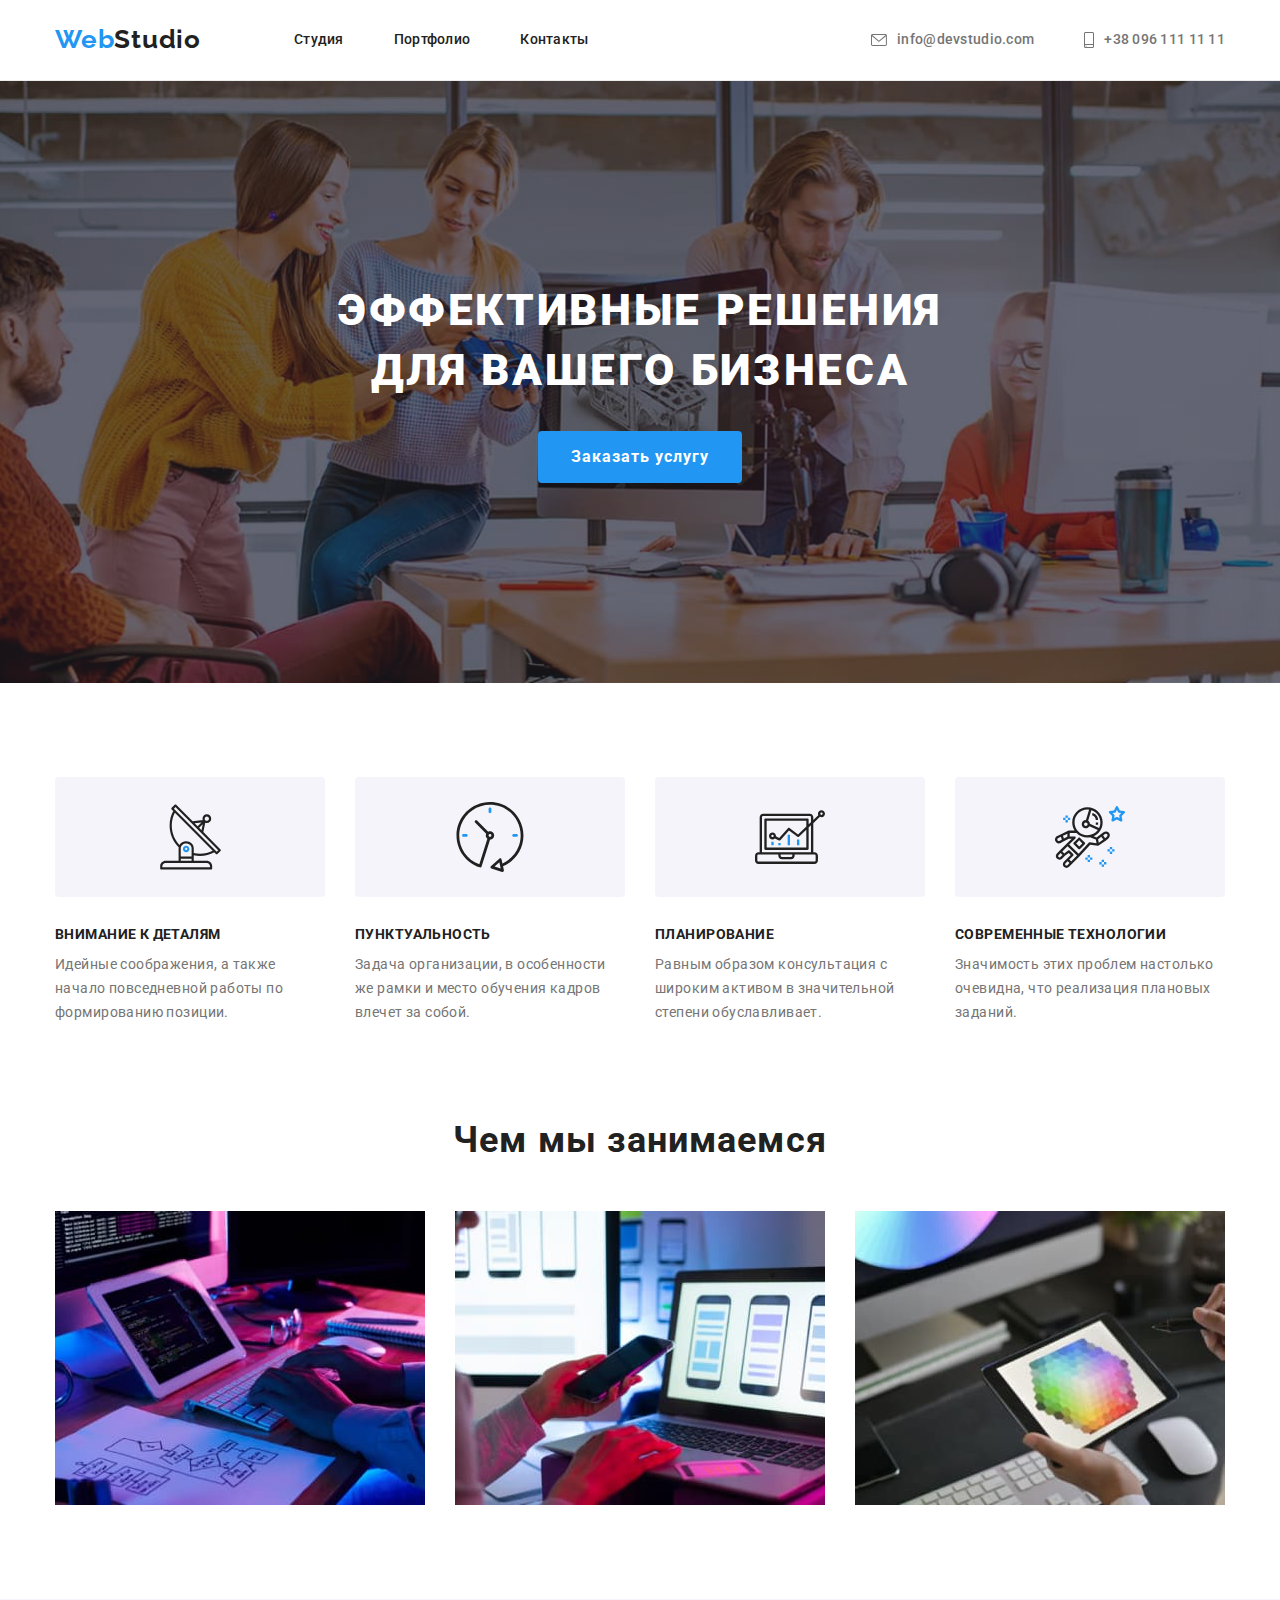
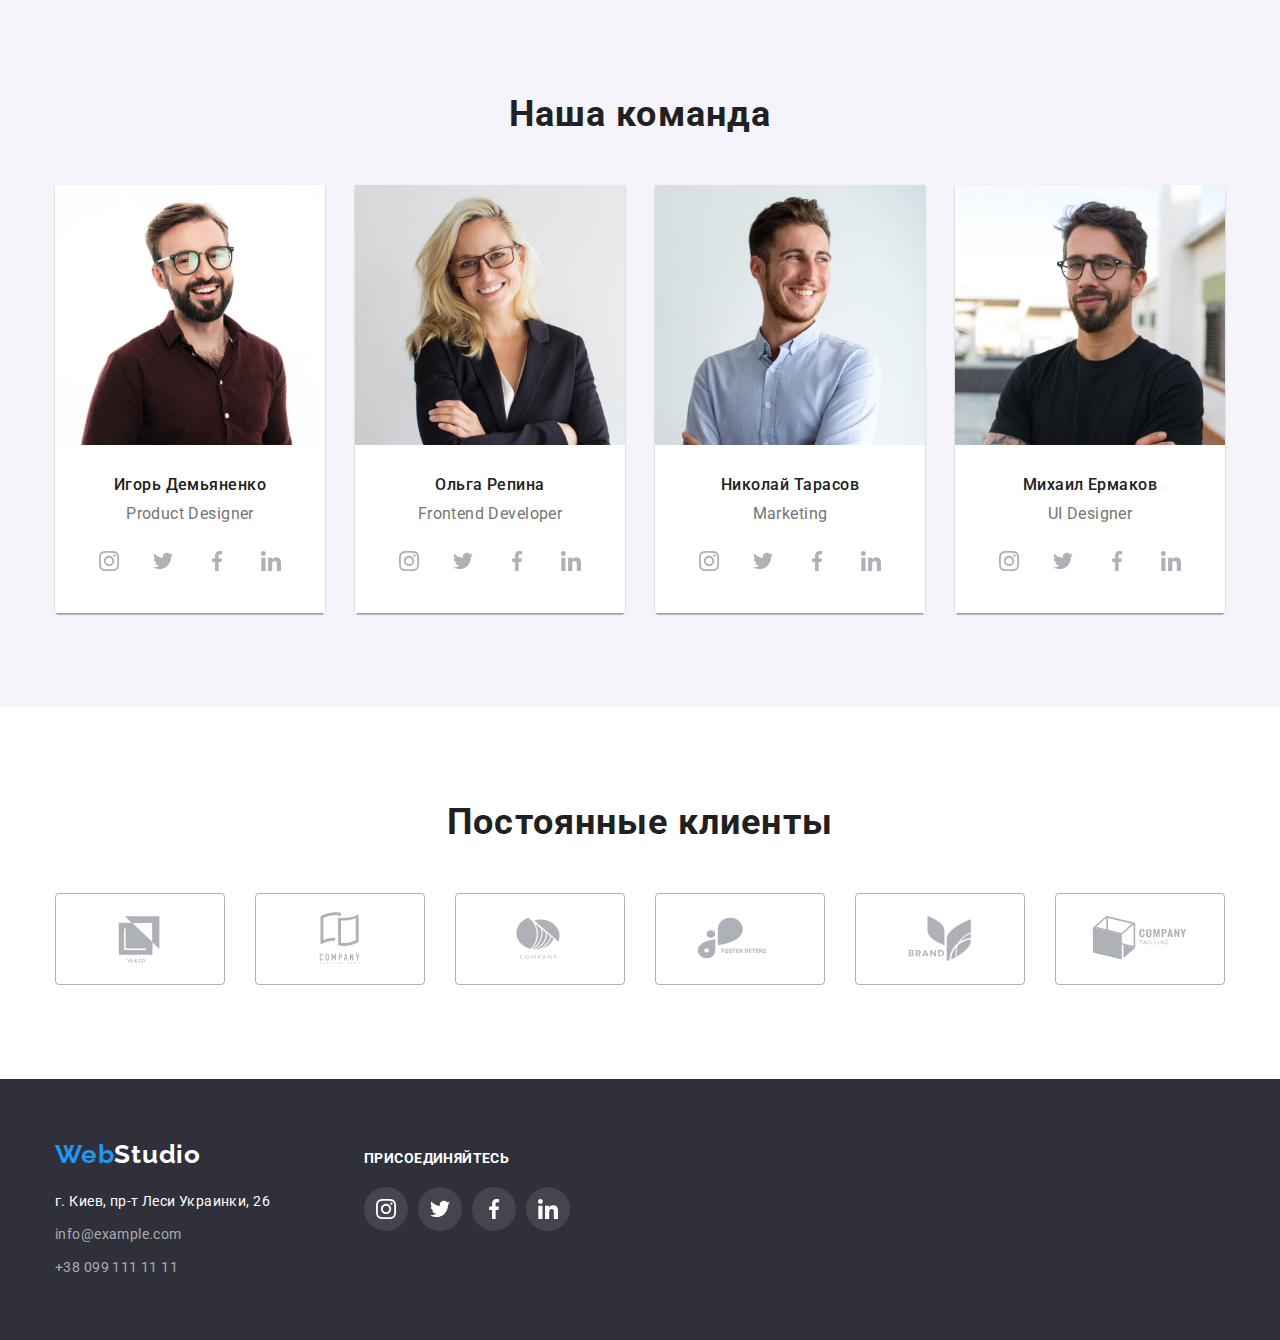
<file: index.html>
<!DOCTYPE html>
<html lang="ru">
  <head>
    <meta charset="UTF-8" />
    <meta http-equiv="X-UA-Compatible" content="IE=edge" />
    <meta name="viewport" content="width=device-width, initial-scale=1.0" />
    <title>Document</title>
    <link
      href="https://fonts.googleapis.com/css2?family=Raleway:wght@700&family=Roboto:wght@400;500;700;900&display=swap"
      rel="stylesheet"
    />
    <link
      rel="stylesheet"
      href="https://cdnjs.cloudflare.com/ajax/libs/modern-normalize/1.1.0/modern-normalize.min.css"
    />
    <link rel="stylesheet" href="./css/styles.css" />
  </head>

  <body>
    <header class="page-head">
      <div class="container head-container">
        <nav class="head-navigation">
          <a href="#" class="logo">Web<span>Studio</span></a>
          <ul class="list site-nav">
            <li class="item"><a href="#" class="link">Студия</a></li>
            <li class="item">
              <a href="./portfolio.html" target="_self" class="link">Портфолио</a>
            </li>
            <li class="item"><a href="" class="link">Контакты</a></li>
          </ul>
        </nav>
        <ul class="list address-nav">
          <li class="item">
            <a href="mailto:info@devstudio.com" class="link">
              <svg class="link-ic-envelope" width="16px" height="12px">
                <use href="./images/symbol-defs.svg#icon-envelope"></use>
              </svg>
              info@devstudio.com</a
            >
          </li>
          <li class="item">
            <a href="tel:+380961111111" class="link">
              <svg class="link-ic-smartphone" width="10px" height="16px">
                <use href="./images/symbol-defs.svg#icon-smartphone"></use>
              </svg>
              +38 096 111 11 11</a
            >
          </li>
        </ul>
      </div>
    </header>
    <section class="hero">
      <div class="container">
        <h1 class="main-heading">Эффективные решения<br />для вашего бизнеса</h1>
        <button type="button" class="button hero-button">Заказать услугу</button>
      </div>
    </section>
    <!--Our advantages-->
    <section class="advantages">
      <!--the header should be hidden-->
      <div class="container">
        <h2 class="visually-hidden heading" aria-hidden="true" tabindex="-1">Наши преимущества</h2>
        <ul class="list advantages-list">
          <li class="item advantages-details">
            <div class="icon-advantages-container">
              <svg class="icon-advantages" width="65px" height="70px">
                <use href="./images/symbol-defs.svg#icon-antenna"></use>
              </svg>
            </div>
            <h3 class="heading">Внимание к деталям</h3>
            <p class="advantages-text">
              Идейные соображения, а также начало повседневной работы по формированию позиции.
            </p>
          </li>
          <li class="item advantages-punctuality">
            <div class="icon-advantages-container">
              <svg class="icon-advantages" width="70px" height="70px">
                <use href="./images/symbol-defs.svg#icon-clock"></use>
              </svg>
            </div>
            <h3 class="heading">Пунктуальность</h3>
            <p class="advantages-text">
              Задача организации, в особенности же рамки и место обучения кадров влечет за собой.
            </p>
          </li>
          <li class="item advantages-planing">
            <div class="icon-advantages-container">
              <svg class="icon-advantages" width="70px" height="70px">
                <use href="./images/symbol-defs.svg#icon-diagram"></use>
              </svg>
            </div>
            <h3 class="heading">Планирование</h3>
            <p class="advantages-text">
              Равным образом консультация с широким активом в значительной степени обуславливает.
            </p>
          </li>
          <li class="item advantages-technology">
            <div class="icon-advantages-container">
              <svg class="icon-advantages" width="70px" height="70px">
                <use href="./images/symbol-defs.svg#icon-astronaut"></use>
              </svg>
            </div>
            <h3 class="heading">Современные технологии</h3>
            <p class="advantages-text">
              Значимость этих проблем настолько очевидна, что реализация плановых заданий.
            </p>
          </li>
        </ul>
      </div>
    </section>
    <section class="our-doing">
      <div class="container">
        <h2 class="heading">Чем мы занимаемся</h2>
        <ul class="list doing-list">
          <li class="item">
            <a href="" class="link doing-img"
              ><img
                class="no-gap"
                src="./images/hands-on-the-keyboard.jpg"
                alt="Руки на клавиатуре"
                width="370"
            /></a>
          </li>
          <li class="item">
            <a href="" class="link doing-img"
              ><img
                class="no-gap"
                src="./images/phone-in-the-hand.jpg"
                alt="В руке телефон"
                width="370"
            /></a>
          </li>
          <li class="item">
            <a href="" class="link doing-img"
              ><img
                class="no-gap"
                src="./images/tablet-in-the-hand.jpg"
                alt="В руке планшет"
                width="370"
            /></a>
          </li>
        </ul>
      </div>
    </section>
    <section class="our-team">
      <div class="container team-container">
        <h2 class="heading">Наша команда</h2>
        <ul class="list team-list">
          <li class="member-item">
            <img class="no-gap member-photo" src="./images/ihor.jpg" alt="Фото Игоря" width="270" />
            <div class="wrapper">
              <h3 class="heading member">Игорь Демьяненко</h3>
              <p class="position">Product Designer</p>
              <div class="social-wrapper">
                <a href="" class="link link-social">
                  <svg class="linc-ic-social" width="20px" height="20px">
                    <use href="./images/symbol-defs.svg#icon-instagram"></use>
                  </svg> </a
                ><a href="" class="link link-social">
                  <svg class="linc-ic-social" width="20px" height="20px">
                    <use href="./images/symbol-defs.svg#icon-twitter"></use>
                  </svg> </a
                ><a href="" class="link link-social">
                  <svg class="linc-ic-social" width="20px" height="20px">
                    <use href="./images/symbol-defs.svg#icon-facebook"></use>
                  </svg> </a
                ><a href="" class="link link-social">
                  <svg class="linc-ic-social" width="20px" height="20px">
                    <use href="./images/symbol-defs.svg#icon-linkedin"></use>
                  </svg>
                </a>
              </div>
            </div>
          </li>
          <li class="member-item">
            <img class="no-gap member-photo" src="./images/olha.jpg" alt="Фото Ольги" width="270" />
            <div class="wrapper">
              <h3 class="heading member">Ольга Репина</h3>
              <p class="position">Frontend Developer</p>
              <div class="social-wrapper">
                <a href="" class="link link-social">
                  <svg class="linc-ic-social" width="20px" height="20px">
                    <use href="./images/symbol-defs.svg#icon-instagram"></use>
                  </svg> </a
                ><a href="" class="link link-social">
                  <svg class="linc-ic-social" width="20px" height="20px">
                    <use href="./images/symbol-defs.svg#icon-twitter"></use>
                  </svg> </a
                ><a href="" class="link link-social">
                  <svg class="linc-ic-social" width="20px" height="20px">
                    <use href="./images/symbol-defs.svg#icon-facebook"></use>
                  </svg> </a
                ><a href="" class="link link-social">
                  <svg class="linc-ic-social" width="20px" height="20px">
                    <use href="./images/symbol-defs.svg#icon-linkedin"></use>
                  </svg>
                </a>
              </div>
            </div>
          </li>
          <li class="member-item">
            <img
              class="no-gap member-photo"
              src="./images/nikolay.jpg"
              alt="Фото Николая"
              width="270"
            />
            <div class="wrapper">
              <h3 class="heading member">Николай Тарасов</h3>
              <p class="position">Marketing</p>
              <div class="social-wrapper">
                <a href="" class="link link-social">
                  <svg class="linc-ic-social" width="20px" height="20px">
                    <use href="./images/symbol-defs.svg#icon-instagram"></use>
                  </svg> </a
                ><a href="" class="link link-social">
                  <svg class="linc-ic-social" width="20px" height="20px">
                    <use href="./images/symbol-defs.svg#icon-twitter"></use>
                  </svg> </a
                ><a href="" class="link link-social">
                  <svg class="linc-ic-social" width="20px" height="20px">
                    <use href="./images/symbol-defs.svg#icon-facebook"></use>
                  </svg> </a
                ><a href="" class="link link-social">
                  <svg class="linc-ic-social" width="20px" height="20px">
                    <use href="./images/symbol-defs.svg#icon-linkedin"></use>
                  </svg>
                </a>
              </div>
            </div>
          </li>
          <li class="member-item">
            <img
              class="no-gap member-photo"
              src="./images/myhail.jpg"
              alt="Фото Михаила"
              width="270"
            />
            <div class="wrapper">
              <h3 class="heading member">Михаил Ермаков</h3>
              <p class="position">UI Designer</p>
              <div class="social-wrapper">
                <a href="" class="link link-social">
                  <svg class="linc-ic-social" width="20px" height="20px">
                    <use href="./images/symbol-defs.svg#icon-instagram"></use>
                  </svg> </a
                ><a href="" class="link link-social">
                  <svg class="linc-ic-social" width="20px" height="20px">
                    <use href="./images/symbol-defs.svg#icon-twitter"></use>
                  </svg> </a
                ><a href="" class="link link-social">
                  <svg class="linc-ic-social" width="20px" height="20px">
                    <use href="./images/symbol-defs.svg#icon-facebook"></use>
                  </svg> </a
                ><a href="" class="link link-social">
                  <svg class="linc-ic-social" width="20px" height="20px">
                    <use href="./images/symbol-defs.svg#icon-linkedin"></use>
                  </svg>
                </a>
              </div>
            </div>
          </li>
        </ul>
      </div>
    </section>
    <section class="clients">
      <div class="container clients-container">
        <h2 class="heading">Постоянные клиенты</h2>
        <ul class="list clients-list">
          <li class="client-item">
            <a href="" class="link link-client">
              <svg class="link-ic-clients" width="106px" height="60px">
                <use href="./images/symbol-defs.svg#icon-logo-yaco"></use>
              </svg>
            </a>
          </li>
          <li class="client-item">
            <a href="" class="link link-client">
              <svg class="link-ic-clients" width="106px" height="60px">
                <use href="./images/symbol-defs.svg#icon-logo-taglinehere"></use>
              </svg>
            </a>
          </li>
          <li class="client-item">
            <a href="" class="link link-client">
              <svg class="link-ic-clients" width="106px" height="60px">
                <use href="./images/symbol-defs.svg#icon-logo-shell"></use>
              </svg>
            </a>
          </li>
          <li class="client-item">
            <a href="" class="link link-client">
              <svg class="link-ic-clients" width="106px" height="60px">
                <use href="./images/symbol-defs.svg#icon-logo-foster"></use>
              </svg>
            </a>
          </li>
          <li class="client-item">
            <a href="" class="link link-client">
              <svg class="link-ic-clients" width="106px" height="60px">
                <use href="./images/symbol-defs.svg#icon-logo-brand"></use>
              </svg>
            </a>
          </li>
          <li class="client-item">
            <a href="" class="link link-client">
              <svg class="link-ic-clients" width="106px" height="60px">
                <use href="./images/symbol-defs.svg#icon-logo-tagline-box"></use>
              </svg>
            </a>
          </li>
        </ul>
      </div>
    </section>
    <footer class="basement">
      <div class="container footer-container">
        <div class="footer-contacts">
          <a href="#" class="logo">Web<span>Studio</span></a>
          <address class="footer-nav">
            <p class="physical-address">г. Киев, пр-т Леси Украинки, 26</p>
            <ul class="list">
              <li><a href="mailto:info@example.com" class="link contacts">info@example.com</a></li>
              <li><a href="tel:+380991111111" class="link contacts">+38 099 111 11 11</a></li>
            </ul>
          </address>
        </div>
        <div class="footer-social">
          <p class="join">присоединяйтесь</p>
          <div class="social-wrapper">
            <a href="" class="link link-social">
              <svg class="linc-ic-social" width="20px" height="20px">
                <use href="./images/symbol-defs.svg#icon-instagram"></use>
              </svg> </a
            ><a href="" class="link link-social">
              <svg class="linc-ic-social" width="20px" height="20px">
                <use href="./images/symbol-defs.svg#icon-twitter"></use>
              </svg> </a
            ><a href="" class="link link-social">
              <svg class="linc-ic-social" width="20px" height="20px">
                <use href="./images/symbol-defs.svg#icon-facebook"></use>
              </svg> </a
            ><a href="" class="link link-social">
              <svg class="linc-ic-social" width="20px" height="20px">
                <use href="./images/symbol-defs.svg#icon-linkedin"></use>
              </svg>
            </a>
          </div>
        </div>
      </div>
    </footer>
  </body>
</html>
</file>
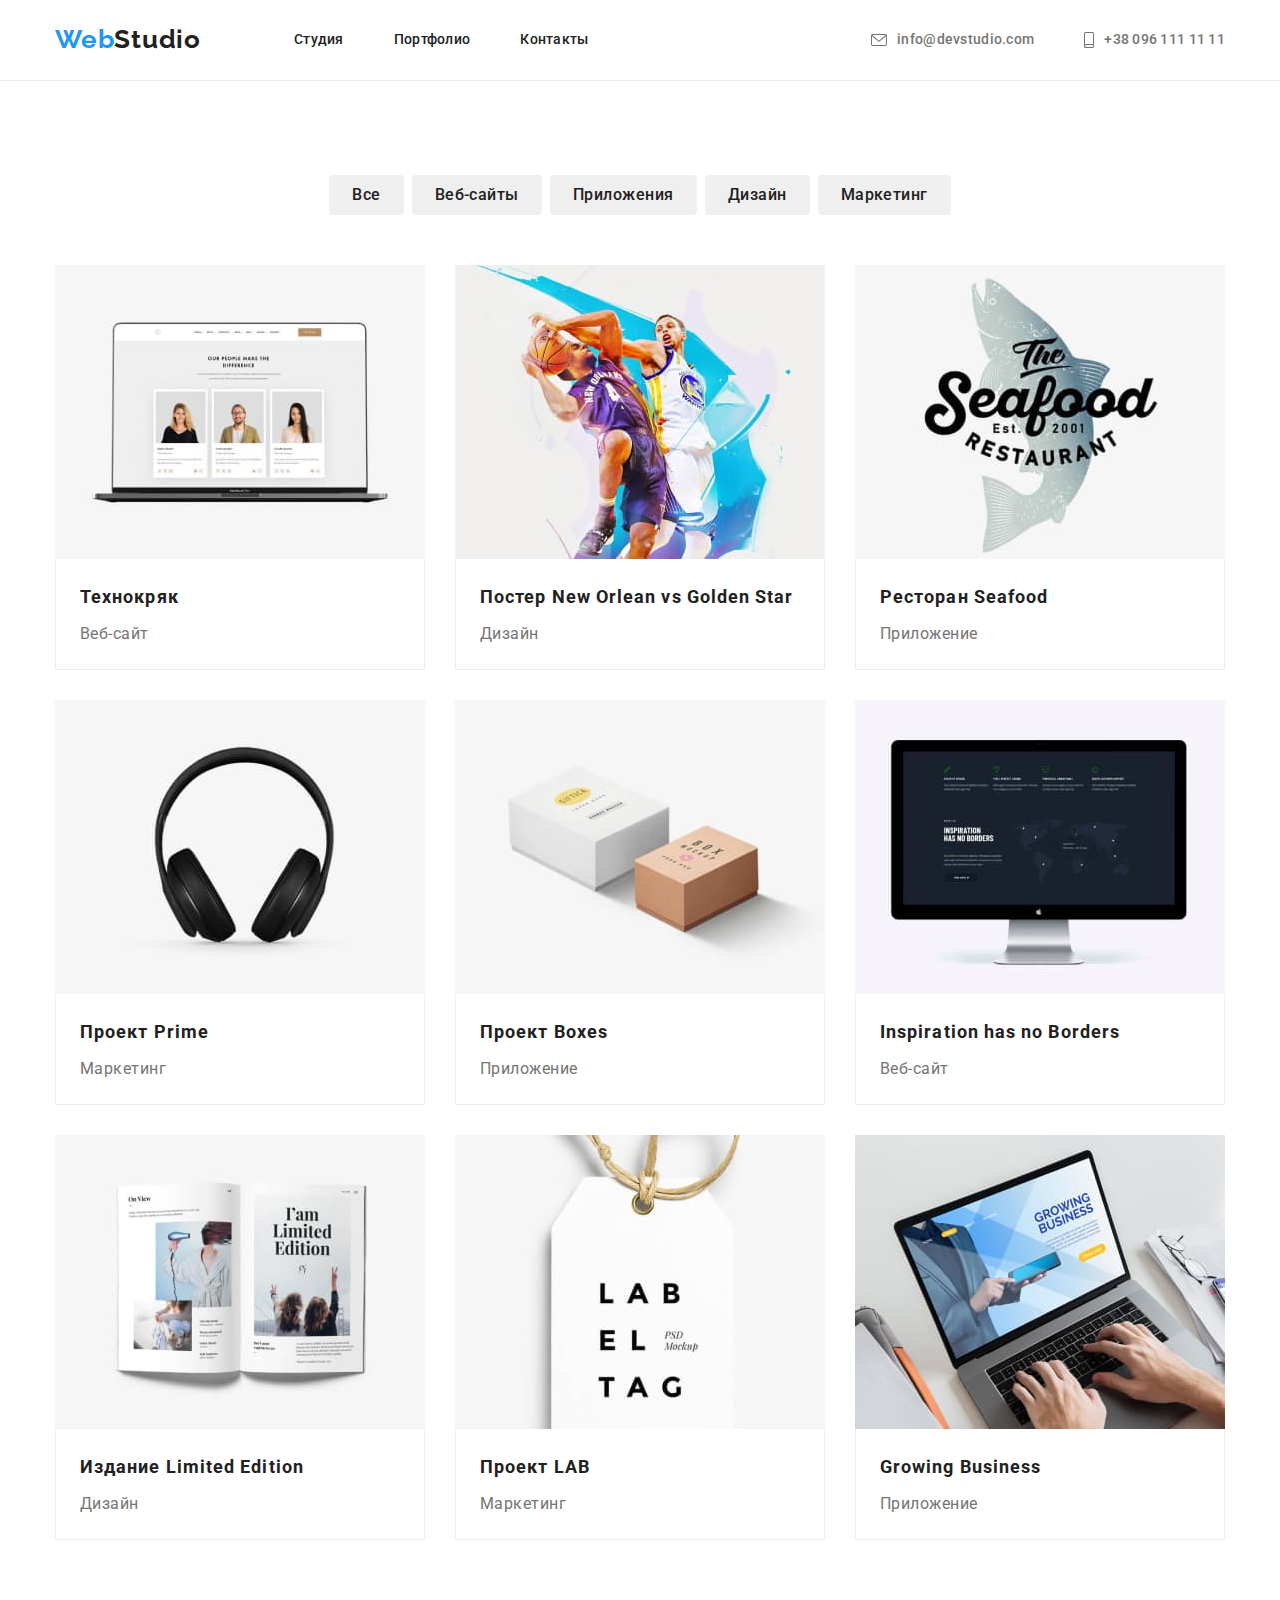
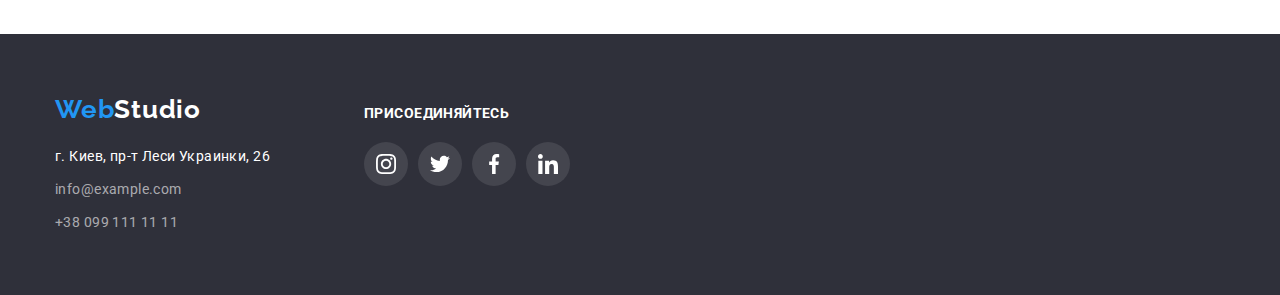
<file: portfolio.html>
<!DOCTYPE html>
<html lang="en">
  <head>
    <meta charset="UTF-8" />
    <meta http-equiv="X-UA-Compatible" content="IE=edge" />
    <meta name="viewport" content="width=device-width, initial-scale=1.0" />
    <title>Document</title>
    <link
      href="https://fonts.googleapis.com/css2?family=Raleway:wght@700&family=Roboto:wght@400;500;700;900&display=swap"
      rel="stylesheet"
    />
    <link
      rel="stylesheet"
      href="https://cdnjs.cloudflare.com/ajax/libs/modern-normalize/1.1.0/modern-normalize.min.css"
    />
    <link rel="stylesheet" href="./css/styles.css" />
  </head>

  <body>
    <header class="page-head">
      <div class="container head-container">
        <nav class="head-navigation">
          <a href="#" class="logo">Web<span>Studio</span></a>
          <ul class="list site-nav">
            <li class="item"><a href="./index.html" target="_self" class="link">Студия</a></li>
            <li class="item"><a href="#" class="link">Портфолио</a></li>
            <li class="item"><a href="" class="link">Контакты</a></li>
          </ul>
        </nav>
        <ul class="list address-nav">
          <li class="item">
            <a href="mailto:info@devstudio.com" class="link"
              ><svg class="link-ic-envelope" width="16px" height="12px">
                <use href="./images/symbol-defs.svg#icon-envelope"></use></svg
              >info@devstudio.com</a
            >
          </li>
          <li class="item">
            <a href="tel:+380961111111" class="link"
              ><svg class="link-ic-smartphone" width="10px" height="16px">
                <use href="./images/symbol-defs.svg#icon-smartphone"></use></svg
              >+38 096 111 11 11</a
            >
          </li>
        </ul>
      </div>
    </header>
    <main>
      <section>
        <div class="container main-portfolio">
          <!--the header should be hidden-->
          <h1 class="visually-hidden heading" aria-hidden="true" tabindex="-1">Примеры работ</h1>
          <ul class="filter list">
            <li class="item"><button type="button" class="button">Все</button></li>
            <li class="item"><button type="button" class="button">Веб-сайты</button></li>
            <li class="item"><button type="button" class="button">Приложения</button></li>
            <li class="item"><button type="button" class="button">Дизайн</button></li>
            <li class="item"><button type="button" class="button">Маркетинг</button></li>
          </ul>
          <ul class="list examples">
            <li class="example-item">
              <a href=""
                ><img
                  class="example-img"
                  src="./images/laptop-with-photos.jpg"
                  alt="Ноутбук с фотографиями на экране"
                  width="370"
                />
                <div class="example-wrapper">
                  <h2 class="heading">Технокряк</h2>
                  <p class="work-type">Веб-сайт</p>
                </div>
              </a>
            </li>
            <li class="example-item">
              <a href=""
                ><img
                  class="example-img"
                  src="./images/nba-players.jpg"
                  alt="Баскетболисты"
                  width="370"
                />
                <div class="example-wrapper">
                  <h2 class="heading">Постер New Orlean vs Golden Star</h2>
                  <p class="work-type">Дизайн</p>
                </div>
              </a>
            </li>
            <li class="example-item">
              <a href=""
                ><img
                  class="example-img"
                  src="./images/fish-shade.jpg"
                  alt="Эмблема ресторана с силуэтом рыбы"
                  width="370"
                />
                <div class="example-wrapper">
                  <h2 class="heading">Ресторан Seafood</h2>
                  <p class="work-type">Приложение</p>
                </div>
              </a>
            </li>
            <li class="example-item">
              <a href=""
                ><img class="example-img" src="./images/earphones.jpg" alt="Наушники" width="370" />
                <div class="example-wrapper">
                  <h2 class="heading">Проект Prime</h2>
                  <p class="work-type">Маркетинг</p>
                </div>
              </a>
            </li>
            <li class="example-item">
              <a href=""
                ><img
                  class="example-img"
                  src="./images/boxes.jpg"
                  alt="Картонные коробки"
                  width="370"
                />
                <div class="example-wrapper">
                  <h2 class="heading">Проект Boxes</h2>
                  <p class="work-type">Приложение</p>
                </div>
              </a>
            </li>
            <li class="example-item">
              <a href=""
                ><img
                  class="example-img"
                  src="./images/monitor.jpg"
                  alt="Большой монитор"
                  width="370"
                />
                <div class="example-wrapper">
                  <h2 class="heading">Inspiration has no Borders</h2>
                  <p class="work-type">Веб-сайт</p>
                </div>
              </a>
            </li>
            <li class="example-item">
              <a href=""
                ><img class="example-img" src="./images/magazine.jpg" alt="Журнал" width="370" />
                <div class="example-wrapper">
                  <h2 class="heading">Издание Limited Edition</h2>
                  <p class="work-type">Дизайн</p>
                </div>
              </a>
            </li>
            <li class="example-item">
              <a href=""
                ><img class="example-img" src="./images/label.jpg" alt="Этикетка" width="370" />
                <div class="example-wrapper">
                  <h2 class="heading">Проект LAB</h2>
                  <p class="work-type">Маркетинг</p>
                </div>
              </a>
            </li>
            <li class="example-item">
              <a href=""
                ><img
                  class="example-img"
                  src="./images/hands-on-laptop.jpg"
                  alt="Руки на ноутбуке"
                  width="370"
                />
                <div class="example-wrapper">
                  <h2 class="heading">Growing Business</h2>
                  <p class="work-type">Приложение</p>
                </div>
              </a>
            </li>
          </ul>
        </div>
      </section>
    </main>
    <footer class="basement">
      <div class="container footer-container">
        <div class="footer-contacts">
          <a href="#" class="logo">Web<span>Studio</span></a>
          <address class="footer-nav">
            <p class="physical-address">г. Киев, пр-т Леси Украинки, 26</p>
            <ul class="list">
              <li><a href="mailto:info@example.com" class="link contacts">info@example.com</a></li>
              <li><a href="tel:+380991111111" class="link contacts">+38 099 111 11 11</a></li>
            </ul>
          </address>
        </div>
        <div class="footer-social">
          <p class="join">присоединяйтесь</p>
          <div class="social-wrapper">
            <a href="" class="link link-social">
              <svg class="linc-ic-social" width="20px" height="20px">
                <use href="./images/symbol-defs.svg#icon-instagram"></use>
              </svg> </a
            ><a href="" class="link link-social">
              <svg class="linc-ic-social" width="20px" height="20px">
                <use href="./images/symbol-defs.svg#icon-twitter"></use>
              </svg> </a
            ><a href="" class="link link-social">
              <svg class="linc-ic-social" width="20px" height="20px">
                <use href="./images/symbol-defs.svg#icon-facebook"></use>
              </svg> </a
            ><a href="" class="link link-social">
              <svg class="linc-ic-social" width="20px" height="20px">
                <use href="./images/symbol-defs.svg#icon-linkedin"></use>
              </svg>
            </a>
          </div>
        </div>
      </div>
    </footer>
  </body>
</html>
</file>
<file: css/styles.css>
/*
main-text-color: #757575
hedings-text-color: #212121
accent-text-color: #2196F3
white-text-color: #FFFFFF
white-text-color-footer: rgba(255, 255, 255, 0.6)
main-background-color: #E5E5E5
secondary-background-color: #F5F4FA
footer/hero-background-color: #2F303A
white-background-color: #FFFFFF
*/
:root {
  --interim-heading-color: #212121;
  --accent-color: #2196f3;
  --logo-color: #2196f3;
  --white-color: #ffffff;
  --main-text-color: #757575;
  --black-color: #212121;
  --hero-footer-color: #2f303a;
  --our-team-bgc: #f5f4fa;
  --footer-links-color: rgba(255, 255, 255, 0.6);
  --button-accent-color: #188ce8;
  --hero-border-color: #ececec;
  --button-border: border: 1px solid transparent;
  --button-border-radius: border-radius: 4px;
  --examples-berder-color: #EEEEEE;
  --header-border-color: #ECECEC;
  --icons-color: #AFB1B8;
}

/* general rules */

html {
  box-sizing: border-box;
}

*,
*::before,
*::after {
  box-sizing: inherit;
}

body {
  background-color: var(--white-color);
  color: var(--main-text-color);
  font-family: 'Roboto', sans-serif;
  font-size: 14px;
  line-height: 1.71;
  letter-spacing: 0.03em;
}

.visually-hidden {
  position: absolute;
  white-space: nowrap;
  width: 1px;
  height: 1px;
  overflow: hidden;
  border: 0;
  padding: 0;
  clip: rect(0 0 0 0);
  clip-path: inset(50%);
  margin: -1px;
}

.container {
  width: 1200px;
  padding: 0 15px;
  margin: 0 auto;
}

.link {
  text-decoration: none;
}

.list {
  list-style: none;
  padding: 0;
  margin: 0;
}

.heading {
  margin: 0;
  margin-bottom: 50px;
  text-align: center;

  color: var(--interim-heading-color);
  font-weight: 700;
  font-size: 36px;
  line-height: 1.17;
  letter-spacing: 0.03em;
}

.no-gap{
  display: block;
}

/* general rules */

/*Logo*/

.logo {
  display: block;
  margin-right: 93px;

  color: var(--logo-color);
  font-family: 'Raleway', sans-serif;
  font-weight: 700;
  font-size: 26px;
  line-height: 1.2;
  letter-spacing: 0.03em;
  text-decoration: none;
}

.page-head .logo > span {
  color: var(--black-color);
  background-color: var(--white-color);
}

.page-head{
  border-bottom: 1px solid var(--header-border-color);
}

.basement .logo > span {
  color: var(--white-color);
}

/*Logo*/

/*site-nav*/

.head-container{
  display: flex;
}

.head-navigation{
  display: flex;
  align-items: center;
}

.site-nav{
  display: flex;
}

.site-nav .item:not(:last-child){
  margin-right: 50px;
}

.site-nav .link {
  display: block;
  padding-top: 32px;
  padding-bottom: 32px;

  color: var(--black-color);
  font-weight: 500;
  line-height: 1.14;
  letter-spacing: 0.02em;
}

.site-nav .link:hover,
.site-nav .link:focus {
  color: var(--accent-color);
}

.address-nav{
  display: flex;
  margin-left: auto;
}

.address-nav .item:not(:last-child){
  margin-right: 50px;
}

.address-nav .link {
  display: flex;
  padding-top: 32px;
  padding-bottom: 32px;
  align-items: center;

  color: var(--main-text-color);
  font-weight: 500;
  line-height: 1.14;
  letter-spacing: 0.02em;
}

.address-nav .link:hover,
.address-nav .link:focus {
  color: var(--accent-color);
}

.link-ic-envelope,
.link-ic-smartphone{
  margin-right: 10px;
  fill: currentColor;
}

.hero .container{
  text-align: center;
}

.hero{
  max-width: 1600px;
  padding-top: 200px;
  padding-bottom: 200px;
  margin-left: auto;
  margin-right: auto;
  
  background-image: linear-gradient(to right, rgba(47, 48, 58, 0.4), rgba(47, 48, 58, 0.4)),
  url(../images/bg-img-main-page.jpg);
  background-repeat: no-repeat;
  background-position: center;
  background-size: cover;
}

.hero,
.basement {
  background-color: #2f303a;
}

/*footer*/

/*normal because of address*/
.physical-address {
  margin-top: 0;
  margin-bottom: 9px;

  color: var(--white-color);
  font-style: normal;
}

.footer-container {
  padding-top: 60px;
  padding-bottom: 60px;
  display: flex;
}

/*normal because of address*/
.footer-nav .link {
  color: var(--footer-links-color);
  font-style: normal;
}

.footer-nav li:not(:last-child){
  margin-bottom: 9px;
}

.footer-nav .link:hover,
.footer-nav .link:focus {
  color: var(--accent-color);
}
.footer-contacts > .logo {
  margin-bottom: 20px;
}
.contacts {
  display: block;
}

.footer-social .link-social{
  display: flex;
  width: 44px;
  height: 44px;
  justify-content: center;
  align-items: center;
  background-color: rgba(255, 255, 255, 0.1);
  fill: var(--white-color);
  border-radius: 50%;
}

.footer-social .link-social:not(:last-child){
  margin-right: 10px;
}

.footer-social .link-social:hover,
.footer-social .link-social:focus{
  background-color: var(--accent-color);
}

.join{
  margin-top: 0;
  margin-bottom: 20px;
  color: var(--white-color);
  font-weight: 700;
  line-height: 1.14;
  text-transform: uppercase;
}

.footer-social{
  margin-left: 70px;
  padding-top: 12px;
}

/*hero*/

.main-heading {
  margin: 0px 0px 30px 0px;

  color: var(--white-color);
  font-weight: 900;
  font-size: 44px;
  line-height: 1.36;
  text-align: center;
  letter-spacing: 0.06em;
  text-transform: uppercase;
}

.hero-button {
  display: inline-block;
  padding: 10px 32px;
  min-width: 200px;
  text-align: center;

  color: var(--white-color);
  background-color: var(--accent-color);
  font-family: inherit;
  font-weight: 700;
  font-size: 16px;
  line-height: 1.88;
  letter-spacing: 0.06em;
  cursor: pointer;
  border: 1px solid transparent;
  border-radius: 4px;
}

.hero-button:hover,
.hero-button:focus {
  background: var(--button-accent-color);
}


/*advantages*/

.advantages{
  padding-top: 94px;
  padding-bottom: 94px;
}

.advantages-list .heading {
  margin-bottom: 10px;
  text-align: left;

  color: var(--black-color);
  font-size: 14px;
  line-height: 1.14;
  text-transform: uppercase;
}

.advantages-list {
  display: flex;
  margin-left: -30px;
}

.advantages-list .item {
  flex-basis: calc((100% - 90px)/4);
  margin-left: 30px;
}

.icon-advantages-container{
  display: flex;
  align-items: center;
  justify-content: center;
  height: 120px;
  margin-bottom: 30px;
  
  background-color: #F5F4FA;
  border-radius: 4px;
}

/* ----- icons with a help of BEFORE/AFTER just trying ----- */

/* .advantages-list .item::before{
  display: block;
  content: "";
  height: 120px;
  margin-bottom: 30px;
  background-repeat: no-repeat;
  background-position: center;
  background-size: 70px 70px;

  background-color: #F5F4FA;
  border-radius: 4px;
}

.advantages-details::before{
  background-image: url(../images/antenna.svg);
}

.advantages-punctuality::before{
  background-image: url(../images/clock.svg);
}

.advantages-planing::before{
  background-image: url(../images/diagram.svg);
}

.advantages-technology::before{
  background-image: url(../images/astronaut.svg);
} */

.advantages-text {
  margin: 0;
}

/* our doing */

.our-doing{
  padding-bottom: 94px;

}

.our-doing .item {
  margin-left: 30px;
  flex-basis: calc((100% - 60px)/3);
}

.doing-list{
  display: flex;
  margin-left: -30px;
}

.link.doing-img {
  display: block;
  box-sizing: content-box;
}

/* our doing */

/*our team*/

.team-list{
  display: flex;
  margin-left: -30px;

}

.our-team .member {
  margin-bottom: 10px;
  font-weight: 500;
  font-size: 16px;
  line-height: 1.19;
}

.wrapper{
  padding-top: 30px;
  padding-bottom: 30px;
  background-color: var(--white-color);
}

.position {
  padding: 0;
  margin-left: 0;
  margin-right: 0;
  margin-top: 0;
  margin-bottom: 16px;

  font-size: 16px;
  line-height: 1.19;
}
.our-team .member,
.position {
  text-align: center;
}

.member-item {
  display: block;
  margin-left: 30px;
  flex-basis: calc((100% - 90px)/4);

  box-shadow: 0px 1px 3px rgba(0, 0, 0, 0.12), 
  0px 1px 1px rgba(0, 0, 0, 0.14), 
  0px 2px 1px rgba(0, 0, 0, 0.2);
  border-radius: 0px 0px 4px 4px;
}

.member-item:nth-child(4n){
  margin-right: 0;
}

.our-team {
  padding-top: 94px;
  padding-bottom: 94px;

  background-color: var(--our-team-bgc);
}

.social-wrapper{
  display: flex;
  justify-content: center;
}

.member-item .link-social{
  display: flex;
  width: 44px;
  height: 44px;
  justify-content: center;
  align-items: center;
  fill: var(--icons-color);
  border-radius: 50%;
}

.member-item .link-social:not(:last-child){
  margin-right: 10px;
}

.member-item .link-social:hover,
.member-item .link-social:focus{
  background-color: var(--accent-color);
  fill: var(--white-color);
}

/* OUR CLIENTS */
.clients{
  padding-top: 94px;
  padding-bottom: 94px;
}

.clients-list{
  display: flex;
  flex-wrap: wrap;
  margin-left: -30px;
  margin-top: -30px;
}

.clients-list .client-item{
  flex-basis: calc((100% - 180px) / 6);
  margin-left: 30px;
  margin-top: 30px;
}

.link-client{
  display: flex;
  width: 170px;
  height: 92px;
  justify-content: center;
  align-items: center;
  background-position: center;
  
  border: 1px solid var(--icons-color);
  border-radius: 4px;
  fill: var(--icons-color);
}

.link-client:hover,
.link-client:focus{
  border-color: var(--accent-color);
  fill: var(--accent-color);
}

/*portfolio filter*/

.filter{
  display: flex;
  margin-bottom: 50px;
  justify-content: center;
}

.filter .button {
  padding: 6px 22px;

  color: var(--interim-heading-color);
  font-family: inherit;
  font-style: inherit;
  font-weight: 500;
  font-size: 16px;
  line-height: 1.6;
  letter-spacing: 0.03em;
  cursor: pointer;
  border: 1px solid transparent;
  border-radius: 4px;
}

.filter .item:not(:last-child){
  margin-right: 8px;
}

.filter .button:hover,
.filter .button:focus {
  color: var(--white-color);
  background-color: var(--accent-color);

  box-shadow: 0px 3px 1px rgba(0, 0, 0, 0.1), 
  0px 1px 2px rgba(0, 0, 0, 0.08), 
  0px 2px 2px rgba(0, 0, 0, 0.12);
}

/*portfolio work examples*/

.main-portfolio{
  padding-top: 94px;
  padding-bottom: 94px;
}

.examples .heading {
  margin-bottom: 4px;
  text-align: left;

  color: var(--black-color);
  font-size: 18px;
  line-height: 2;
  letter-spacing: 0.06em;
}

.examples{
  display: flex;
  flex-wrap: wrap;
  margin-top: -30px;
  margin-left: -30px;
}

.examples .work-type {
  margin: 0;

  font-family: 'Roboto', sans-serif;
  color: var(--main-text-color);
  font-size: 16px;
  line-height: 1.88;
  letter-spacing: 0.03em;
}

.example-img{
  display: block;
  width: 100%;
}

.example-item a{
  display: block;
  text-decoration: none;
}

.example-item{
  display: block;
  flex-basis: calc((100% - 90px)/3);
  margin-left: 30px;
  margin-top: 30px;  
}

.example-item a:hover,
.example-item a:focus{
  box-shadow: 0px 1px 1px rgba(0, 0, 0, 0.12), 
  0px 4px 4px rgba(0, 0, 0, 0.06), 
  1px 4px 6px rgba(0, 0, 0, 0.16);
}

.example-wrapper{
  padding-top: 20px;
  padding-left: 24px;
  padding-bottom: 20px;
  padding-right: 24px;
  border-bottom: 1px solid var(--examples-berder-color);
  border-left: 1px solid var(--examples-berder-color);
  border-right: 1px solid var(--examples-berder-color);
}
</file>
